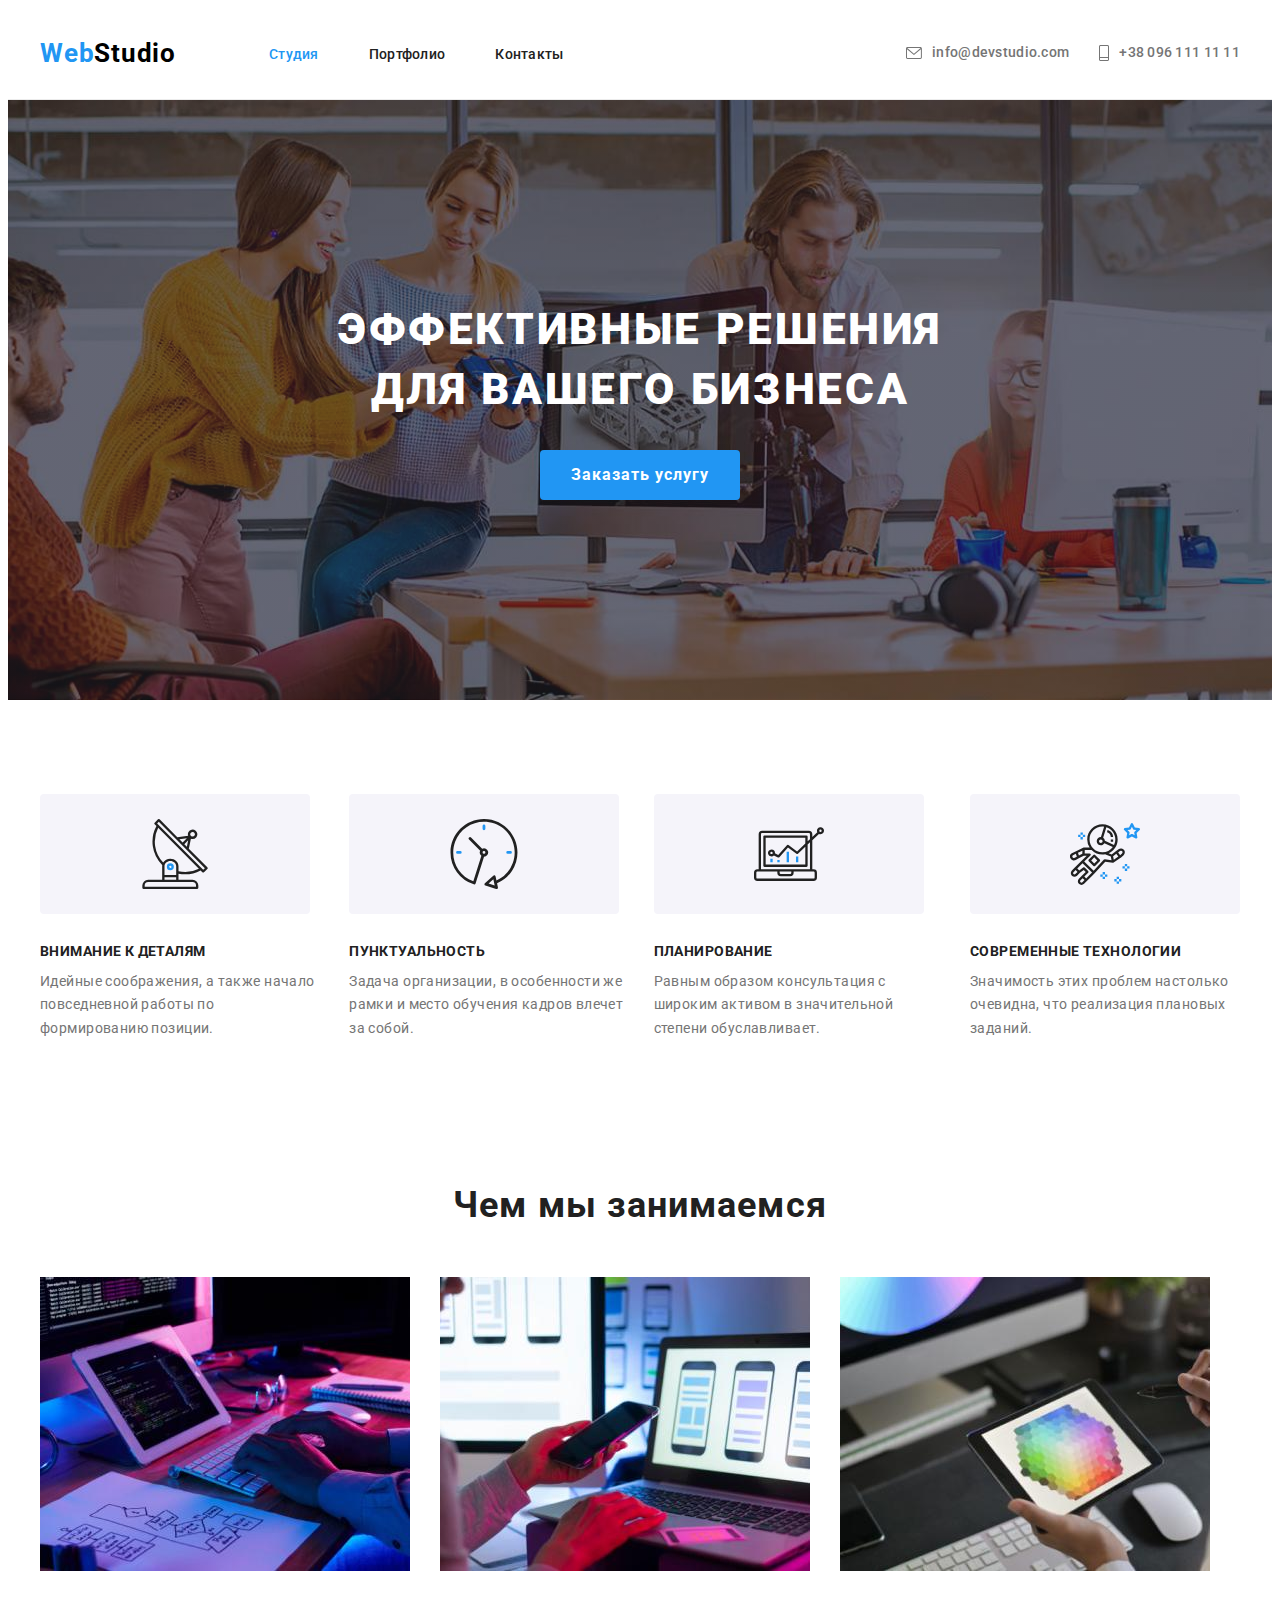
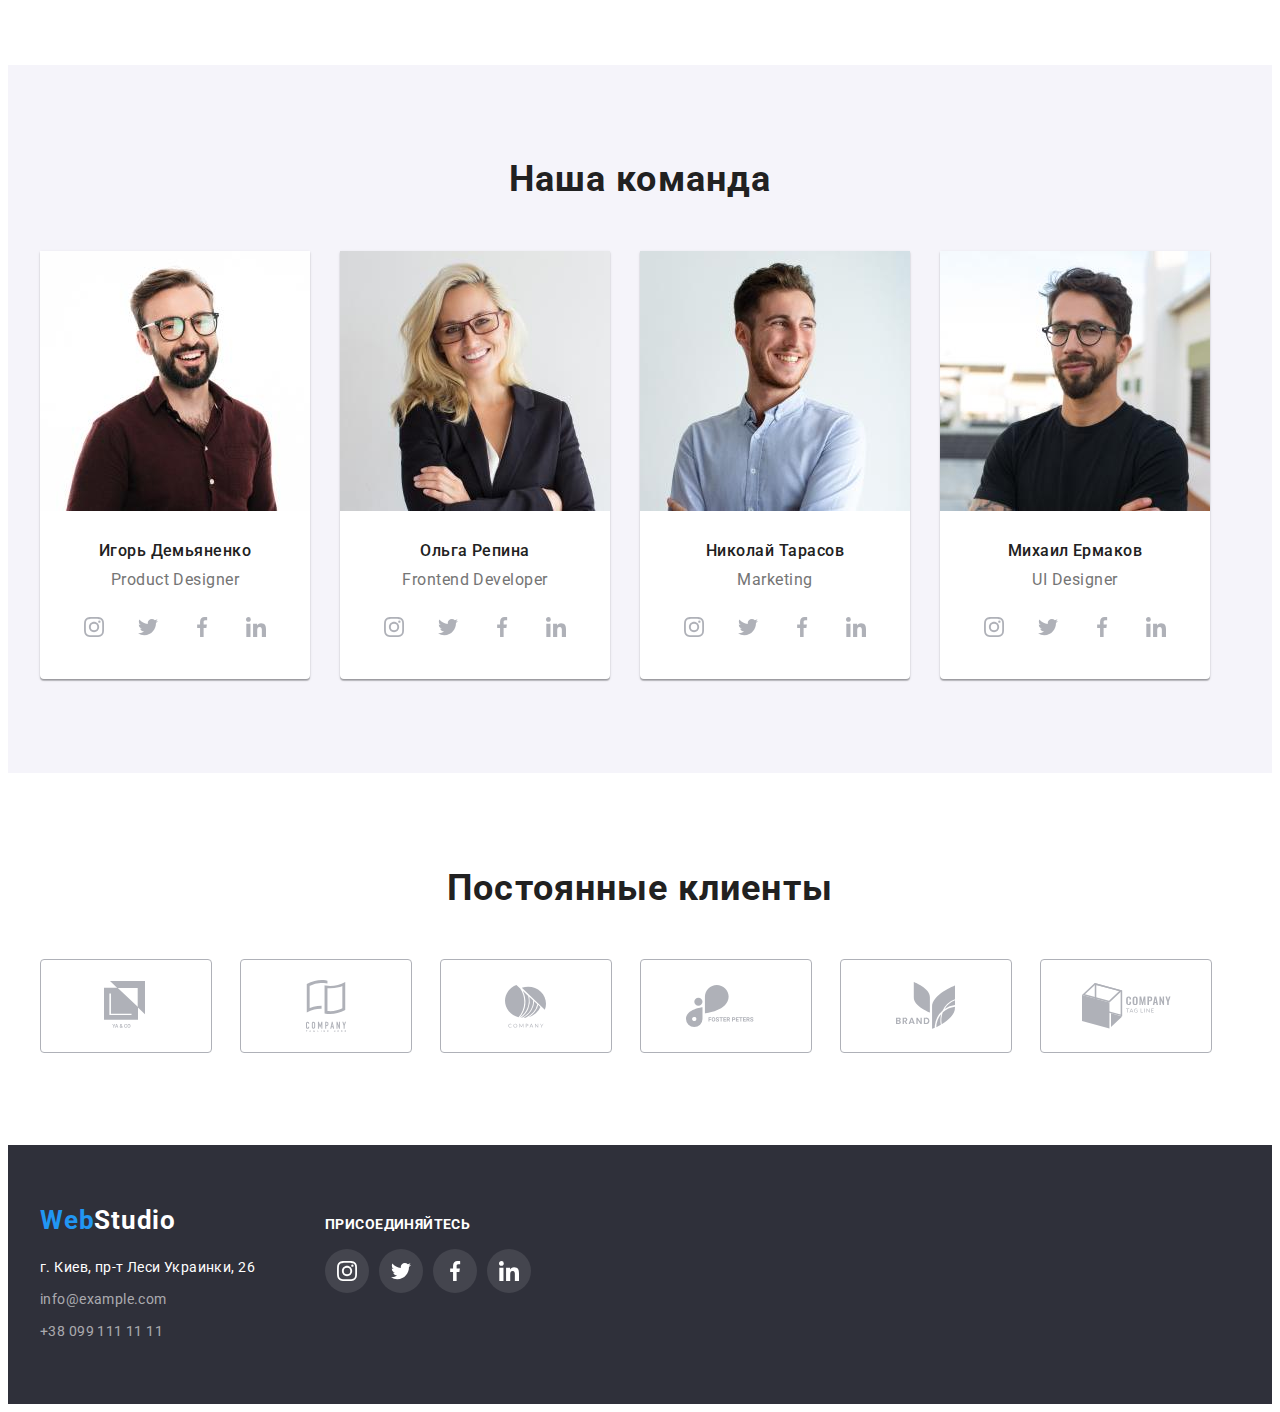
<file: index.html>
<!DOCTYPE html>
<html lang="ru">
<head>
    <meta charset="UTF-8">
    <meta http-equiv="X-UA-Compatible" content="IE=edge">
    <meta name="viewport" content="width=device-width, initial-scale=1.0">
    <title>Document</title>
    <link rel="preconnect" href="https://fonts.googleapis.com">
    <link rel="preconnect" href="https://fonts.gstatic.com" crossorigin>
    <link href="https://fonts.googleapis.com/css2?family=Raleway:wght@700&family=Roboto:wght@400;500;700;900&display=swap" rel="stylesheet">
    <link rel="stylesheet" href="https://cdnjs.cloudflare.com/ajax/libs/modern-normalize/1.1.0/modern-normalize.min.css" integrity="sha512-wpPYUAdjBVSE4KJnH1VR1HeZfpl1ub8YT/NKx4PuQ5NmX2tKuGu6U/JRp5y+Y8XG2tV+wKQpNHVUX03MfMFn9Q==" crossorigin="anonymous" referrerpolicy="no-referrer" />
    <link rel="stylesheet" href="./css/styles.css"/>
</head>
<body>
    <header class="header">
        <div class="container header-container">
        <nav class="header-navigation">
            <a href="./portfolio.html" class="header-logo">Web<span class="header-logo-studio" >Studio</span></a>
            <ul class="list header-list">
                <li class="header-item"><a class="header-link current" href="./index.html">Студия</a></li>
                <li class="header-item"><a class="header-link" href="./portfolio.html">Портфолио</a></li>
                <li class="header-item"><a class="header-link" href="">Контакты</a></li>
            </ul>
        </nav>
            <ul class="list header-list">
                <li class="header-contacts">
                    <a class="header-email-link" href="mailto:info@devstudio.com"><svg class="header-icon" width="16" height="12">
                        <use class="header-mail-icon" href="./images/icons.svg#envelope"></use>
                    </svg>info@devstudio.com</a>
                        
                </li>
                <li class="header-contacts">
                    <a class="header-tel-link" href="tel:+380961111111"><svg class="header-icon" width="10" height="16">
                        <use class="header-tel-icon" href="./images/icons.svg#telephone" width="10" height="16"></use>
                    </svg>+38 096 111 11 11</a>
                        
                </li>
            </ul>
        </div>    
    </header>
    <main>
        <section class="hero">
            <div class="container hero-container">
            <h1 class="hero-title">Эффективные решения для вашего бизнеса</h1>
            <button type="button" class="hero-btn">Заказать услугу</button>
            </div>
        </section>
        <!--Преимущества-->
        <section class="benefits">
            <div class="container benefits-container">
            <h2 class="visually-hidden">о преимуществах</h2>
            <ul class="benefits-list list">
                <li class="benefits-item">
                    <div class="benefits-top">
                        <svg class="benefits-top-icon" width="70" height="70">
                            <use href="./images/icons.svg#antenna"></use>
                        </svg>
                    </div>
                    <h3 class="benefits-title">Внимание к деталям</h3>
                    <p class="benefits-after-title">Идейные соображения, а также начало повседневной работы по формированию позиции.</p>
                </li>
                <li class="benefits-item">
                    <div class="benefits-top">
                        <svg class="benefits-top-icon" width="70" height="70">
                            <use href="./images/icons.svg#clock"></use>
                        </svg>
                    </div>
                    <h3 class="benefits-title">Пунктуальность</h3>
                    <p class="benefits-after-title">Задача организации, в особенности же рамки и место обучения кадров влечет за собой.</p>
                </li>
                <li class="benefits-item">
                    <div class="benefits-top">
                        <svg class="benefits-top-icon" width="70" height="70">
                            <use href="./images/icons.svg#diagram"></use>
                        </svg>
                    </div>
                    <h3 class="benefits-title">Планирование</h3>
                    <p class="benefits-after-title">Равным образом консультация с широким активом в значительной степени обуславливает.</p>
                </li>
                <li class="benefits-item">
                    <div class="benefits-top">
                        <svg class="benefits-top-icon" width="70" height="70">
                            <use href="./images/icons.svg#astronaut"></use>
                        </svg>
                    </div>
                    <h3 class="benefits-title">Современные технологии</h3>
                    <p class="benefits-after-title">Значимость этих проблем настолько очевидна, что реализация плановых заданий.</p>
                </li>
            </ul>
            </div>
        </section>
        <!--О нас-->
        <section class="about">
            <div class="container about-container">
            <h2 class="about-title">Чем мы занимаемся</h2>
            <ul class="about-list list">
                <li class="about-item">
                    <img 
                        src="images/abought.img1.jpg" 
                        alt="работа с компьютером"
                        width="370"
                        height="294"
                    />
                </li>
                <li class="about-item">
                    <img 
                        src="images/abought.img2.jpg" 
                        alt="работа с телефоном"
                        width="370"
                        height="294"
                    />
                </li>
                <li class="about-item">
                    <img 
                        src="images/abought.img3.jpg" 
                        alt="работа с планшетом"
                        width="370"
                        height="294"
                    />
                </li>
            </ul>
            </div>
        </section>
        <!--Команда-->
        <section class="team">
            <div class="container team-container">
            <h2 class="team-title">Наша команда</h2>
            <ul class="team-list list">
                <li class="team-item">
                    <img 
                    src="./images/img-team-1.jpg" 
                    alt="дизайнер продукта"
                    width="270"
                    height="260"
                    />
                    <div class="team-item-bottom">
                    <h3 class="team-item-title">Игорь Демьяненко</h3>
                    <p lang="en" class="team-item-text">Product Designer</p>
                    <ul class="team-social-list list">
                        <li class="team-social-item">
                            <a href="" class="team-social-link">
                                <svg class="team-social-icon" width="20" height="20">
                                    <use href="./images/icons.svg#instagram"></use>
                                </svg>
                            </a>
                        </li>
                        <li class="team-social-item">
                            <a href="" class="team-social-link">
                                <svg class="team-social-icon" width="20" height="20">
                                    <use href="./images/icons.svg#twitter"></use>
                                </svg>
                            </a>
                        </li>
                        <li class="team-social-item">
                            <a href="" class="team-social-link">
                                <svg class="team-social-icon" width="20" height="20">
                                    <use href="./images/icons.svg#facebook"></use>
                                </svg>
                            </a>
                        </li>
                        <li class="team-social-item">
                            <a href="" class="team-social-link">
                                <svg class="team-social-icon" width="20" height="20">
                                    <use href="./images/icons.svg#linkedin"></use>
                                </svg>
                            </a>
                        </li>
                    </ul>
                    </div>
                </li>
                <li class="team-item">
                    <img 
                    src="./images/img-team-2.jpg" 
                    alt="разработчик"
                    width="270"
                    height="260"
                    />
                    <div class="team-item-bottom">
                    <h3 class="team-item-title">Ольга Репина</h3>
                    <p lang="en" class="team-item-text">Frontend Developer</p>
                    <ul class="team-social-list list">
                        <li class="team-social-item">
                            <a href="" class="team-social-link">
                                <svg class="team-social-icon" width="20" height="20">
                                    <use href="./images/icons.svg#instagram"></use>
                                </svg>
                            </a>
                        </li>
                        <li class="team-social-item">
                            <a href="" class="team-social-link">
                                <svg class="team-social-icon" width="20" height="20">
                                    <use href="./images/icons.svg#twitter"></use>
                                </svg>
                            </a>
                        </li>
                        <li class="team-social-item">
                            <a href="" class="team-social-link">
                                <svg class="team-social-icon" width="20" height="20">
                                    <use href="./images/icons.svg#facebook"></use>
                                </svg>
                            </a>
                        </li>
                        <li class="team-social-item">
                            <a href="" class="team-social-link">
                                <svg class="team-social-icon" width="20" height="20">
                                    <use href="./images/icons.svg#linkedin"></use>
                                </svg>
                            </a>
                        </li>
                    </ul>
                    </div>
                </li>
                <li class="team-item">
                    <img 
                    src="./images/img-team-3.jpg" 
                    alt="маркетинг"
                    width="270"
                    height="260"
                    />
                    <div class="team-item-bottom">
                    <h3 class="team-item-title">Николай Тарасов</h3>
                    <p lang="en" class="team-item-text">Marketing</p>
                    <ul class="team-social-list list">
                        <li class="team-social-item">
                            <a href="" class="team-social-link">
                                <svg class="team-social-icon" width="20" height="20">
                                    <use href="./images/icons.svg#instagram"></use>
                                </svg>
                            </a>
                        </li>
                        <li class="team-social-item">
                            <a href="" class="team-social-link">
                                <svg class="team-social-icon" width="20" height="20">
                                    <use href="./images/icons.svg#twitter"></use>
                                </svg>
                            </a>
                        </li>
                        <li class="team-social-item">
                            <a href="" class="team-social-link">
                                <svg class="team-social-icon" width="20" height="20">
                                    <use href="./images/icons.svg#facebook"></use>
                                </svg>
                            </a>
                        </li>
                        <li class="team-social-item">
                            <a href="" class="team-social-link">
                                <svg class="team-social-icon" width="20" height="20">
                                    <use href="./images/icons.svg#linkedin"></use>
                                </svg>
                            </a>
                        </li>
                    </ul>
                    </div>
                </li>
                <li class="team-item">
                    <img 
                    src="./images/img-team-4.jpg" 
                    alt="дизайнер"
                    width="270"
                    height="260"
                    />
                    <div class="team-item-bottom">
                    <h3 class="team-item-title">Михаил Ермаков</h3>
                    <p lang="en" class="team-item-text">UI Designer</p>
                    <ul class="team-social-list list">
                        <li class="team-social-item">
                            <a href="" class="team-social-link">
                                <svg class="team-social-icon" width="20" height="20">
                                    <use href="./images/icons.svg#instagram"></use>
                                </svg>
                            </a>
                        </li>
                        <li class="team-social-item">
                            <a href="" class="team-social-link">
                                <svg class="team-social-icon" width="20" height="20">
                                    <use href="./images/icons.svg#twitter"></use>
                                </svg>
                            </a>
                        </li>
                        <li class="team-social-item">
                            <a href="" class="team-social-link">
                                <svg class="team-social-icon" width="20" height="20">
                                    <use href="./images/icons.svg#facebook"></use>
                                </svg>
                            </a>
                        </li>
                        <li class="team-social-item">
                            <a href="" class="team-social-link">
                                <svg class="team-social-icon" width="20" height="20">
                                    <use href="./images/icons.svg#linkedin"></use>
                                </svg>
                            </a>
                        </li>
                    </ul>
                    </div>
                </li>
            </ul>
            </div>
        </section>
        <!--Клиенты-->
        <section class="clients">
            <div class="container clients-container">
                <h2 class="clients-title">Постоянные клиенты</h2>
                <ul class="clients-list list">
                    <li class="clients-item">
                        <a href class="clients-link">
                            <svg class="clients-icon" width="106" height="60">
                                <use href="./images/icons.svg#client-1"></use>
                            </svg>
                        </a>
                    </li>
                    <li class="clients-item">
                        <a href class="clients-link">
                            <svg class="clients-icon" width="106" height="60">
                                <use href="./images/icons.svg#client-2"></use>
                            </svg>
                        </a>
                    </li>
                    <li class="clients-item">
                        <a href class="clients-link">
                            <svg class="clients-icon" width="106" height="60">
                                <use href="./images/icons.svg#client-3"></use>
                            </svg>
                        </a>
                    </li>
                    <li class="clients-item">
                        <a href class="clients-link">
                            <svg class="clients-icon" width="106" height="60">
                                <use href="./images/icons.svg#client-4"></use>
                            </svg>
                        </a>
                    </li>
                    <li class="clients-item">
                        <a href class="clients-link">
                            <svg class="clients-icon" width="106" height="60">
                                <use href="./images/icons.svg#client-5"></use>
                            </svg>
                        </a>
                    </li>
                    <li class="clients-item">
                        <a href class="clients-link">
                            <svg class="clients-icon" width="106" height="60">
                                <use href="./images/icons.svg#client-6"></use>
                            </svg>
                        </a>
                    </li>
                </ul>
            </div>
        </section>
    </main>
    <footer class="footer">
        <div class="container footer-container">
            <div class="footer-left-container">
                <address class="footer-contacts">
                    <a href="./portfolio.html" class="link footer-logo">Web<span class="footer-logo-studio">Studio</span></a>
                    <ul class="footer-list list">
                        <li class="footer-item">
                            <a class="footer-link link" href="https://goo.gl/maps/W9ugWaaJnqiY7JEu7" target="_blank" rel="noopener noreferrer">г. Киев, пр-т Леси Украинки, 26</a>
                        </li>
                        <li class="footer-item">
                            <a class="footer-email link" href="mailto:info@example.com">info@example.com</a>
                        </li>
                        <li class="footer-item">
                            <a class="footer-tel link" href="tel:+380991111111">+38 099 111 11 11</a>
                        </li>
                    </ul>
                </address>
            </div>
            <div class="footer-right-container">
                <h2 class="footer-title-link">присоединяйтесь</h2>
                <ul class="footer-social-list list">
                    <li class="footer-social-item">
                        <a href class="footer-social-link">
                            <svg class="footer-social-icon" weight="20" height="20">
                                <use class="footer-icon" href="./images/icons.svg#instagram"></use>
                            </svg>
                        </a> 
                    </li>
                    <li class="footer-social-item">
                        <a href class="footer-social-link">
                            <svg class="footer-social-icon" weight="20" height="20">
                                <use class="footer-icon" href="./images/icons.svg#twitter"></use>
                            </svg>
                        </a> 
                    </li>
                    <li class="footer-social-item">
                        <a href class="footer-social-link">
                            <svg class="footer-social-icon" weight="20" height="20">
                                <use class="footer-icon" href="./images/icons.svg#facebook"></use>
                            </svg>
                        </a> 
                    </li>
                    <li class="footer-social-item">
                        <a href class="footer-social-link">
                            <svg class="footer-social-icon" weight="20" height="20">
                                <use class="footer-icon" href="./images/icons.svg#linkedin"></use>
                            </svg>
                        </a> 
                    </li>
                </ul>
            </div>
        </div>
    </footer>
</body>
</html>
</file>
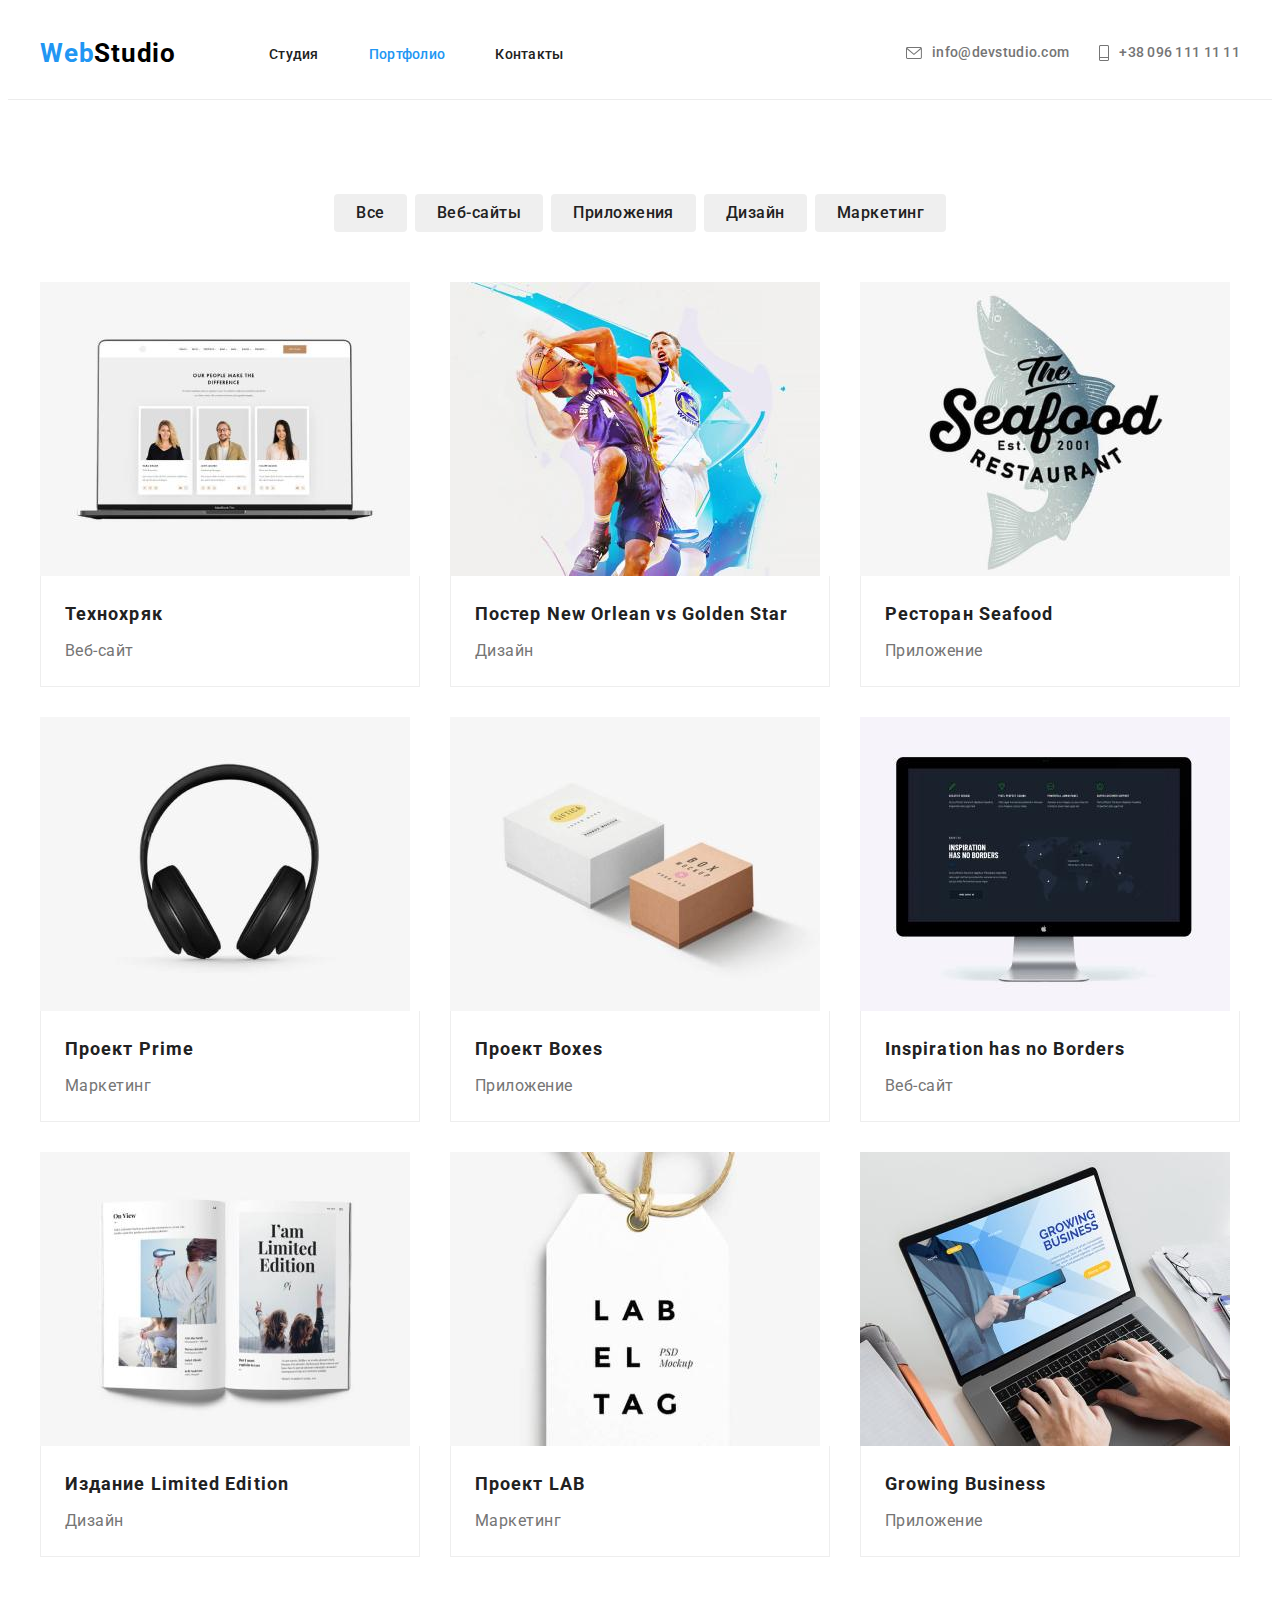
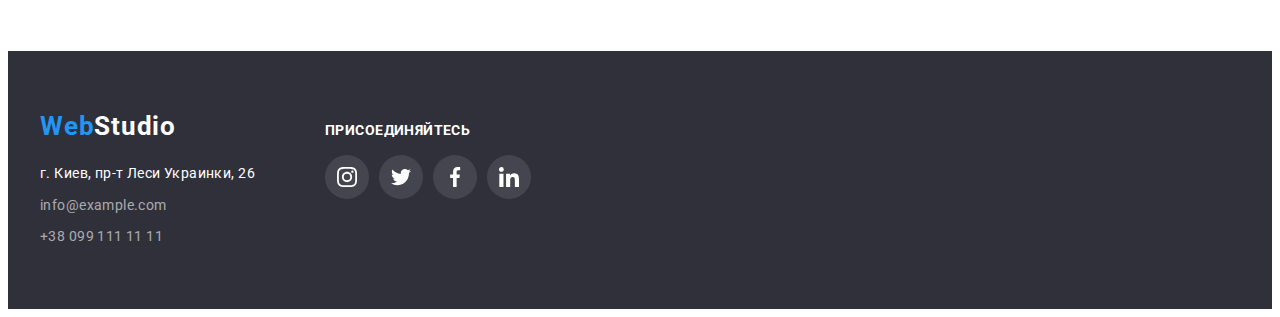
<file: portfolio.html>
<!DOCTYPE html>
<html lang="ru">
<head>
    <meta charset="UTF-8">
    <meta http-equiv="X-UA-Compatible" content="IE=edge">
    <meta name="viewport" content="width=device-width, initial-scale=1.0">
    <title>Document</title>
    <link rel="preconnect" href="https://fonts.googleapis.com">
    <link rel="preconnect" href="https://fonts.gstatic.com" crossorigin>
    <link href="https://fonts.googleapis.com/css2?family=Raleway:wght@700&family=Roboto:wght@400;500;700;900&display=swap" rel="stylesheet">
    <link rel="stylesheet" href="https://cdnjs.cloudflare.com/ajax/libs/modern-normalize/1.1.0/modern-normalize.min.css" integrity="sha512-wpPYUAdjBVSE4KJnH1VR1HeZfpl1ub8YT/NKx4PuQ5NmX2tKuGu6U/JRp5y+Y8XG2tV+wKQpNHVUX03MfMFn9Q==" crossorigin="anonymous" referrerpolicy="no-referrer" />
    <link rel="stylesheet" href="./css/styles.css"/>
</head>
<body>
    <header class="header">
        <div class="container header-container">
        <nav class="header-navigation">
            <a href="./portfolio.html" class="link header-logo">Web<span class="header-logo-studio" >Studio</span></a>
            <ul class="list header-list">
                <li class="header-item"><a class="header-link" href="./index.html">Студия</a></li>
                <li class="header-item"><a class="header-link current" href="./portfolio.html">Портфолио</a></li>
                <li class="header-item"><a class="header-link" href="">Контакты</a></li>
            </ul>
        </nav>
            <ul class="list header-list">
                <li class="header-contacts">
                    <a class="header-email-link" href="mailto:info@devstudio.com"><svg class="header-icon" width="16" height="12">
                        <use class="header-mail-icon" href="./images/icons.svg#envelope"></use>
                    </svg>info@devstudio.com</a>
                        
                </li>
                <li class="header-contacts">
                    <a class="link header-tel-link" href="tel:+380961111111"><svg class="header-icon" width="10" height="16">
                        <use class="header-tel-icon" href="./images/icons.svg#telephone" width="10" height="16"></use>
                    </svg>+38 096 111 11 11</a>
                        
                </li>
            </ul>
        </div>    
    </header>
    <main>
        <!--Фильтр-->
        <section class="filter">
            <div class="container filter-container">
                <h2 class="visually-hidden">навигация по сайту</h2>
                <ul class="filter-list list">
                    <li class="filter-item">
                        <button type="button" class="filter-btn">Все</button>
                    </li>
                    <li class="filter-item">
                        <button type="button" class="filter-btn">Веб-сайты</button>
                    </li>
                    <li class="filter-item">
                        <button type="button" class="filter-btn">Приложения</button>
                    </li>
                    <li class="filter-item">
                        <button type="button" class="filter-btn">Дизайн</button>
                    </li>
                    <li class="filter-item">
                        <button type="button" class="filter-btn">Маркетинг</button>
                    </li>
                </ul>
                <!--Портфолио-->
                <ul class="portfolio-list list">
                    <li class="portfolio-item">
                        <a class="card-link" href>
                            <div class="card-tumbs">
                                <img 
                                src="./images/img-studio-1.jpg" 
                                alt="технохряк"
                                width="370"
                                height="294"
                                />
                                <div class="portfolio-content">
                                    <h3 class="portfolio-item-title">Технохряк</h3>
                                    <p class="portfolio-item-text">Веб-сайт</p>
                                </div>
                            </div>
                        </a>
                    </li>
                    <li class="portfolio-item">
                        <a class="card-link" href>
                            <div class="card-tumbs">
                                <img 
                                src="./images/img-studio-2.jpg" 
                                alt="постер"
                                width="370"
                                height="294"
                                />
                                <div class="portfolio-content">
                                    <h3 class="portfolio-item-title">Постер New Orlean vs Golden Star</h3>
                                    <p class="portfolio-item-text">Дизайн</p>
                                </div>
                            </div>    
                        </a>
                    </li>
                    <li class="portfolio-item">
                        <a class="card-link" href>
                            <div class="card-tumbs">
                                <img 
                                src="./images/img-studio-3.jpg" 
                                alt="ресторан"
                                width="370"
                                height="294"
                                />
                                <div class="portfolio-content">
                                    <h3 class="portfolio-item-title">Ресторан Seafood</h3>
                                    <p class="portfolio-item-text">Приложение</p>
                                </div>
                            </div>    
                        </a>    
                    </li>
                    <li class="portfolio-item">
                        <a class="card-link" href>
                            <div class="card-tumbs">
                                <img 
                                src="./images/img-studio-4.jpg" 
                                alt="проект прайм"
                                width="370"
                                height="294"
                                />
                                <div class="portfolio-content">
                                    <h3 class="portfolio-item-title">Проект Prime</h3>
                                    <p class="portfolio-item-text">Маркетинг</p>
                                </div>
                            </div>
                        </a>
                    </li>
                    <li class="portfolio-item">
                        <a class="card-link" href>
                            <div class="card-tumbs">
                                <img 
                                src="./images/img-studio-5.jpg" 
                                alt="проект коробки"
                                width="370"
                                height="294"
                                />
                                <div class="portfolio-content">
                                <h3 class="portfolio-item-title">Проект Boxes</h3>
                                <p class="portfolio-item-text">Приложение</p>
                                </div>
                            </div>
                        </a>
                    </li>
                    <li class="portfolio-item">
                        <a class="card-link" href>
                            <div class="card-tumbs">
                                <img 
                                src="./images/img-studio-6.jpg" 
                                alt="вдохновение без границ"
                                width="370"
                                height="294"
                                />
                                <div class="portfolio-content">
                                <h3 lang="en" class="portfolio-item-title">Inspiration has no Borders</h3>
                                <p class="portfolio-item-text">Веб-сайт</p>
                                </div>
                            </div>
                        </a>
                    </li>
                    <li class="portfolio-item">
                        <a class="card-link" href>
                            <div class="card-tumbs">
                                <img 
                                src="./images/img-studio-7.jpg" 
                                alt="издание"
                                width="370"
                                height="294"
                                />
                                <div class="portfolio-content">
                                    <h3 class="portfolio-item-title">Издание Limited Edition</h3>
                                    <p class="portfolio-item-text">Дизайн</p>
                                </div>
                            </div>
                        </a>
                    </li>
                    <li class="portfolio-item">
                        <a class="card-link" href>
                            <div class="card-tumbs">
                                <img 
                                src="./images/img-studio-8.jpg" 
                                alt="проект лаб"
                                width="370"
                                height="294"
                                />
                                <div class="portfolio-content">
                                    <h3 class="portfolio-item-title">Проект LAB</h3>
                                    <p class="portfolio-item-text">Маркетинг</p>
                                </div>
                            </div>
                        </a>
                    </li>
                    <li class="portfolio-item">
                        <a class="card-link" href>
                            <div class="card-tumbs">
                                <img 
                                src="./images/img-studio-9.jpg" 
                                alt="растущий бизнесс"
                                width="370"
                                height="294"
                                />
                                <div class="portfolio-content">
                                    <h3 lang="en" class="portfolio-item-title">Growing Business</h3>
                                    <p class="portfolio-item-text">Приложение</p>
                                </div>
                            </div>
                        </a>
                    </li>
                </ul>
                </div>
            </div>
        </section>
    </main>
    <footer class="footer">
        <div class="container footer-container">
            <div class="footer-left-container">
                <address class="footer-contacts">
                    <a href="./portfolio.html" class="link footer-logo">Web<span class="footer-logo-studio">Studio</span></a>
                    <ul class="footer-list list">
                        <li class="footer-item">
                            <a class="footer-link link" href="https://goo.gl/maps/W9ugWaaJnqiY7JEu7" target="_blank" rel="noopener noreferrer">г. Киев, пр-т Леси Украинки, 26</a>
                        </li>
                        <li class="footer-item">
                            <a class="footer-email link" href="mailto:info@example.com">info@example.com</a>
                        </li>
                        <li class="footer-item">
                            <a class="footer-tel link" href="tel:+380991111111">+38 099 111 11 11</a>
                        </li>
                    </ul>
                </address>
            </div>
            <div class="footer-right-container">
                <h2 class="footer-title-link">присоединяйтесь</h2>
                <ul class="footer-social-list list">
                    <li class="footer-social-item">
                        <a href class="footer-social-link">
                            <svg class="footer-social-icon" weight="20" height="20">
                                <use class="footer-icon" href="./images/icons.svg#instagram"></use>
                            </svg>
                        </a> 
                    </li>
                    <li class="footer-social-item">
                        <a href class="footer-social-link">
                            <svg class="footer-social-icon" weight="20" height="20">
                                <use class="footer-icon" href="./images/icons.svg#twitter"></use>
                            </svg>
                        </a> 
                    </li>
                    <li class="footer-social-item">
                        <a href class="footer-social-link">
                            <svg class="footer-social-icon" weight="20" height="20">
                                <use class="footer-icon" href="./images/icons.svg#facebook"></use>
                            </svg>
                        </a> 
                    </li>
                    <li class="footer-social-item">
                        <a href class="footer-social-link">
                            <svg class="footer-social-icon" weight="20" height="20">
                                <use class="footer-icon" href="./images/icons.svg#linkedin"></use>
                            </svg>
                        </a> 
                    </li>
                </ul>
            </div>
        </div>
    </footer>
</body>
</html>
</file>
<file: css/styles.css>
:root {
    --main-title-color: #212121;
    --second-title-color: #ffffff;
    --main-text-color: #757575;
    --logo-color-web: #2196F3;
    --logo-color-studio: #000000;
    --acent-color: #2196F3;
    --btn-color: #2196F3;
    --nav-text-color: #212121;
    --footer-emailtel-color: rgba(255, 255, 255, 0.6);
}

p, h1, h2, h3, h4, h5, h6 {
    margin: 0;
}

ul {
    margin: 0;
    padding: 0;
}

img {
    display: block;
    max-width: 100%; 
    height: auto;
}

.container {
    width: 1200px;
    padding-left: 15px;
    padding-right: 15px;
    margin: 0 auto;
}

button {
    cursor: pointer;
}

body {
    font-family: Roboto, sans-serif;
}

.list {
    list-style: none;
}

a {
    text-decoration: none;
}

.visually-hidden {
    position: absolute;
    white-space: nowrap;
    width: 1px;
    height: 1px;
    overflow: hidden;
    border: 0;
    padding: 0;
    clip: rect(0 0 0 0);
    clip-path: inset(50%);
    margin: -1px;
  }

/* --------HEADER----------- */

.header {
    background-color: #FFFFFF;
    padding-top: 30px;
    padding-bottom: 30px;
    border-bottom: 1px solid #ECECEC;
}

.header-logo {
    margin-right: 93px;
}

.header-list {
    margin-left: auto;
    display: flex;
}

.header-navigation {
    display: flex;
    align-items: center;
}

.header-container {
    display: flex;
    align-items: center;
}

.header-item:not(:last-child) {
    margin-right: 50px;
}

.header-logo {
    font-weight: bold;
    font-size: 26px;
    line-height: 1.19;
    letter-spacing: 0.03em;
    color: #2196F3;
}
.header-logo-studio {
    color: var(--logo-color-studio);
}

.header-link {
    font-weight: 500;
    font-size: 14px;
    line-height: 1.14;
    letter-spacing: 0.02em;
    color: var(--nav-text-color)
}

.header-link:hover,
.header-link:focus {
    color: var(--acent-color)
}

.header-link.current {
    color: var(--acent-color);
}

.header-email-link {
    display: flex;
    align-items: center;
    font-weight: 500;
    font-size: 14px;
    line-height: 1.14;
    letter-spacing: 0.02em;
    color: var(--main-text-color);
    margin-right: 30px;
}

.header-email-link:hover {
    color: var(--acent-color)
}

.header-icon {

    margin-right: 10px;
    fill: currentColor;
}

.header-tel-link {
    display: flex;
    align-items: center;
    font-weight: 500;
    font-size: 14px;
    line-height: 1.14;
    letter-spacing: 0.02em;
    color: var(--main-text-color)
}
.header-tel-link:hover {
    color: var(--acent-color)
}

/* --------HERO----------- */

.hero {
    background-image: linear-gradient(rgba(47, 48, 58, 0.4), rgba(47, 48, 58, 0.4)), url(../images/hero\ bgr.jpg);
    background-repeat: no-repeat;
    background-position: center;
    background-size: cover;
    text-align: center;
    background-color: #2F303A;
    padding-top: 200px;
    padding-bottom: 200px;
}

.hero-title {
    width: 696px;
    font-weight: 900;
    font-size: 44px;
    line-height: 1.36;
    text-align: center;
    letter-spacing: 0.06em;
    text-transform: uppercase;
    color: var(--second-title-color);
    margin-right: auto;
    margin-left: auto;   
}
.hero-btn {
    font-family: inherit;
    font-weight: 700;
    font-size: 16px;
    line-height: 1.87;
    letter-spacing: 0.06em;
    color: var(--second-title-color);
    background-color: var(--acent-color);
    border: 1px var(--acent-color);
    border-radius: 4px;
    cursor: pointer;

    min-width: 200px;
    min-height: 50px;
    margin-top: 30px;
}
    
/* --------ABOUT----------- */

.benefits {
    padding-top: 94px;
    padding-bottom: 94px;
}

.benefits-list {
    display: flex;
}

.benefits-item:not(:last-child) {
    margin-right: 30px;
}

.benefits-top {
    display: flex;
    flex-direction: column;
    justify-content: center;
    align-items: center;
    background-color: #F5F4FA;
    border-radius: 4px;
    width: 270px;
    height: 120px;
    margin-bottom: 30px;
    
}

.benefits-title {
    font-weight: bold;
    font-size: 14px;
    line-height: 1.14;
    letter-spacing: 0.03em;
    text-transform: uppercase;
    color: var(--main-title-color);
    margin-bottom: 10px;
}

.benefits-after-title {
    font-weight: normal;
    font-size: 14px;
    line-height: 1.71;
    letter-spacing: 0.03em;
    color: var(--main-text-color);
}

.about {
    padding-top: 50px;
    padding-bottom: 94px;
}

.about-list {
    display: flex;
}

.about-item:not(:last-child) {
    margin-right: 30px;
}

.about-title {
    font-weight: bold;
    font-size: 36px;
    line-height: 1.16;
    text-align: center;
    letter-spacing: 0.03em;
    color: var(--main-title-color);
    margin-bottom: 50px;
}

/* --------TEAM----------- */

.team {
    background-color: #F5F4FA;
    padding-top: 94px;
    padding-bottom: 94px;
}

.team-list {
    display: flex;
    flex-wrap: wrap;
}

.team-item:nth-child(n+2) {
    margin-left: 30px;
}

.team-item {
    background: #FFFFFF;  
    box-shadow: 0px 1px 3px rgba(0, 0, 0, 0.12), 0px 1px 1px rgba(0, 0, 0, 0.14), 0px 2px 1px rgba(0, 0, 0, 0.2);
    border-radius: 0px 0px 4px 4px;
}

.team-title {
    font-weight: 700;
    font-size: 36px;
    line-height: 1.16;
    text-align: center;
    letter-spacing: 0.03em;
    color: var(--main-title-color);
    margin-bottom: 50px;
}

.team-item-title {
    font-weight: 500;
    font-size: 16px;
    line-height: 1.19;
    text-align: center;
    letter-spacing: 0.03em;
    color: var(--main-title-color);
    margin-bottom: 10px;
}

.team-item-bottom {
    padding-top: 30px;
    padding-bottom: 30px;
}

.team-social-list {
    display: flex;
    justify-content: center;
}

.team-social-item {
    width: 44px;
    height: 44px;
}

.team-social-icon {
    fill: #AFB1B8;
}

.team-social-item + .team-social-item {
    margin-left: 10px;
}

.team-social-link {
    width: 100%;
    height: 100%;
    background-color: transparent;
    border-radius: 50%;
    display: flex;
    align-items: center; 
    justify-content: center;
}

.team-social-link:hover,
.team-social-link:focus {
    background-color: #2196F3;
}

.team-social-link:hover .team-social-icon,
.team-social-link:focus .team-social-icon {
    fill: var(--second-title-color);
}

.team-item-text {
    font-weight: normal;
    font-size: 16px;
    line-height: 1.19;
    text-align: center;
    letter-spacing: 0.03em;
    color: var(--main-text-color);
    padding-bottom: 16px;
}

/*---------CLIENTS----------*/

.clients {
    padding-top: 94px;
    padding-bottom: 94px;
}

.clients-title {
    font-weight: 700;
    font-size: 36px;
    line-height: 1,16;
    text-align: center;
    letter-spacing: 0.03em;
    color: var(--main-title-color);
    margin-bottom: 50px;
}

.clients-list {
    display: flex;
}

.clients-item {
    width: 170px;
    height: 92px;
}

.clients-item:nth-child(n+2) {
    margin-left: 30px;
}

.clients-link {
    width: 100%;
    height: 100%;
    display: flex;
    justify-content: center;
    align-items: center;
    border: 1px solid #AFB1B8;
    border-radius: 4px;
}

.clients-icon {
    fill: #AFB1B8;
}

.clients-link:hover .clients-icon, 
.clients-link:focus .clients-icon {
    fill: var(--acent-color);
}

.clients-link:hover, 
.clients-link:focus {
    border-color: var(--acent-color);
}

/* --------FOOTER----------- */

.footer {
    background-color: #2F303A;
    padding-top: 60px;
    padding-bottom: 60px;
}

.footer-container {
    display: flex;
}

.footer-logo {
    font-style: normal;
    font-weight: bold;
    font-size: 26px;
    line-height: 1.19;
    letter-spacing: 0.03em;
    color: #2196F3;
    display: inline-block;
    margin-bottom: 20px;
}

.footer-item:nth-child(-n+2) {
    margin-bottom: 8px;
}

.footer-link {
    font-style: normal;
    font-weight: normal;
    font-size: 14px;
    line-height: 1.71;
    letter-spacing: 0.03em;
    color: var(--second-title-color);
}

.footer-email {
    font-style: normal;
    font-weight: normal;
    font-size: 14px;
    line-height: 1.71;
    letter-spacing: 0.03em;
    color: var(--footer-emailtel-color);
}
.footer-tel {
    font-style: normal;
    font-weight: normal;
    font-size: 14px;
    line-height: 1.71;
    letter-spacing: 0.03em;
    color: var(--footer-emailtel-color);
}

.footer-link:hover, 
.footer-link:focus {
    color: var(--acent-color)
}

.footer-email:hover,
.footer-email:focus {
    color: var(--acent-color)
}

.footer-tel:hover,
.footer-tel:focus {
    color: var(--acent-color)
}

.footer-logo-studio {
    color: var(--second-title-color);
}

.footer-right-container {
    margin-left: 70px;
    padding-top: 12px;
}

.footer-title-link {
    font-weight: 700;
    font-size: 14px;
    line-height: 1.14;
    letter-spacing: 0.03em;
    text-transform: uppercase;
    color: var(--second-title-color);
    margin-bottom: 16px;
}

.footer-social-list {
    display: flex;
}

.footer-social-item {
    width: 44px;
    height: 44px;
}

.footer-social-item:nth-child(n+2) {
    margin-left: 10px;
}


.footer-social-link {
    width: 100%;
    height: 100%;
    background-color: rgba(255, 255, 255, 0.1);
    border-radius: 50%;
    display: flex;
    justify-content: center;
    align-items: center;
}

.footer-social-icon {
    fill: var(--second-title-color);
}

.footer-social-link:hover,
.footer-social-link:focus {
    background-color: var(--acent-color);
}

/* --------Filter----------- */

.filter {
    padding-top: 94px;
    padding-bottom: 94px;
}

.filter-list {
    display: flex;
    align-items: center;
    justify-content: center;
    margin-bottom: 50px;
}

.filter-item:not(:last-child) {
    margin-right: 8px;
}

.filter-item:hover {
    box-shadow: 0px 4px 4px rgba(0, 0, 0, 0.25);
}

.filter-btn {
    font-family: inherit;
    font-weight: 500;
    font-size: 16px;
    line-height: 1.62;
    text-align: center;
    letter-spacing: 0.03em;
    color: var(--main-title-color);
    min-width: 73px;
    min-height: 38px;
    border: 0;
    padding: 6px 22px;
    border-radius: 4px;

    cursor: pointer;
}

.filter-btn:hover,
.filter-btn:focus {
    color: var(--second-title-color);
    background-color: var(--acent-color);
}

/* --------Portfolio----------- */

.portfolio-list {
    display: flex;
    flex-wrap: wrap;
    margin-left: -30px;
    margin-bottom: -30px;
}

.portfolio-item {
    flex-basis: calc(100% / 3 - 30px);
    margin-left: 30px;
    margin-bottom: 30px;
}

/* .portfolio-item:hover {
    box-shadow: 0px 1px 1px rgba(0, 0, 0, 0.12), 0px 4px 4px rgba(0, 0, 0, 0.06), 1px 4px 6px rgba(0, 0, 0, 0.16);
} */

.portfolio-content {
    padding: 20px 24px 20px 24px;
    border: 1px solid #EEEEEE;
    border-top: 0;
}

.portfolio-item-title {
    font-weight: bold;
    font-size: 18px;
    line-height: 2;
    letter-spacing: 0.06em;
    color: var(--main-title-color);
    margin-bottom: 4px;
}

.portfolio-item-text {
    font-weight: normal;
    font-size: 16px;
    line-height: 1.87;
    letter-spacing: 0.03em;
    color: var(--main-text-color);
}

.card-link {
    display: block;
}
    
.card-link:hover {
    box-shadow: 0px 1px 1px rgba(0, 0, 0, 0.12), 0px 4px 4px rgba(0, 0, 0, 0.06), 1px 4px 6px rgba(0, 0, 0, 0.16);
}
</file>
